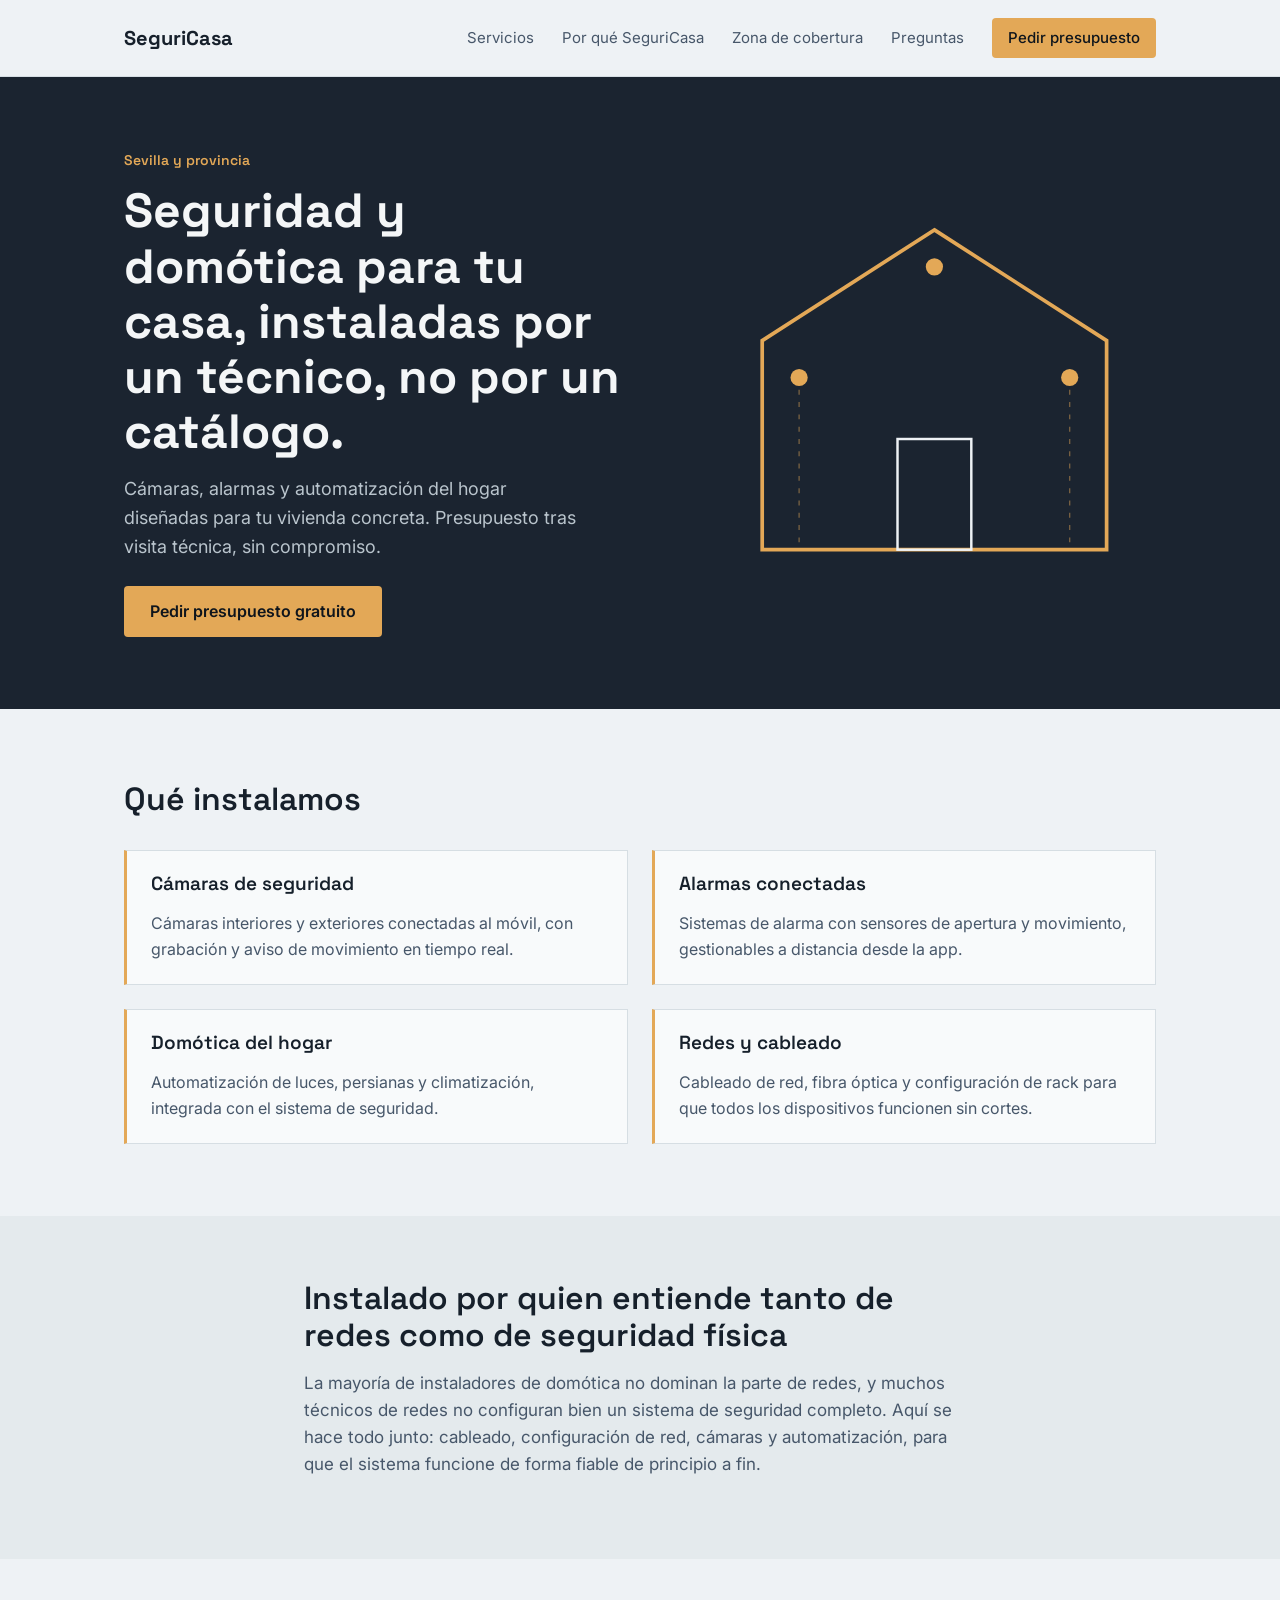
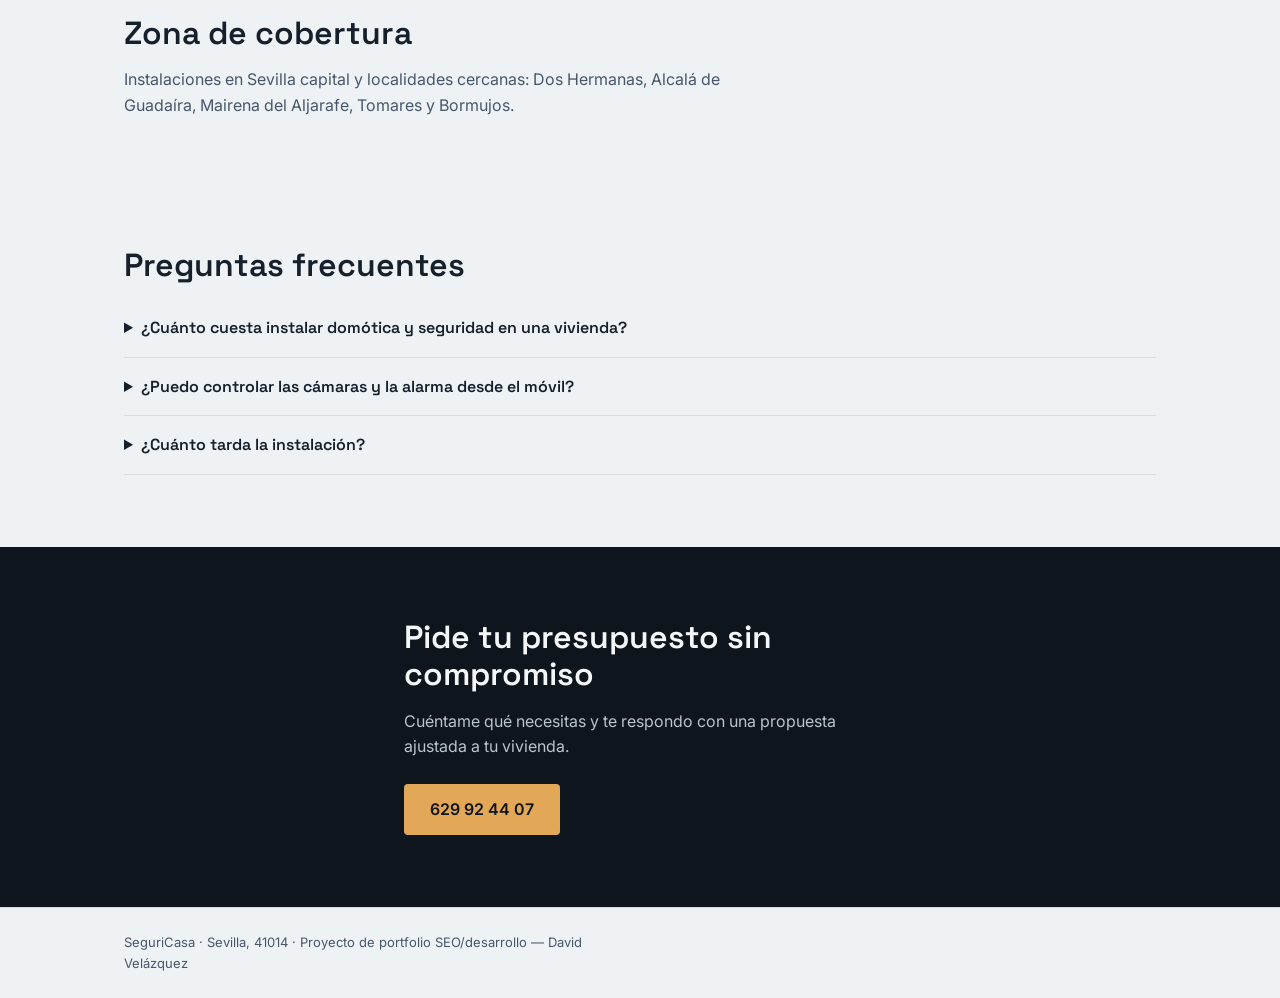
<file: index.html>
<!DOCTYPE html>
<html lang="es">
<head>
<meta charset="UTF-8">
<meta name="viewport" content="width=device-width, initial-scale=1.0">

<!-- Google Tag Manager -->
<script>(function(w,d,s,l,i){w[l]=w[l]||[];w[l].push({'gtm.start':
new Date().getTime(),event:'gtm.js'});var f=d.getElementsByTagName(s)[0],
j=d.createElement(s),dl=l!='dataLayer'?'&l='+l:'';j.async=true;j.src=
'https://www.googletagmanager.com/gtm.js?id='+i+dl;f.parentNode.insertBefore(j,f);
})(window,document,'script','dataLayer','GTM-MKKDQBD9');</script>
<!-- End Google Tag Manager -->

<!-- ============ SEO: Title & meta description ============ -->
<!-- Keyword long-tail principal: "instalación seguridad y domótica para el hogar Sevilla" -->
<title>Seguridad y Domótica para el Hogar en Sevilla | SeguriCasa</title>
<meta name="description" content="Instalación de cámaras de seguridad y domótica para particulares en Sevilla. Presupuesto sin compromiso, sistemas conectados al móvil y mantenimiento incluido.">
<meta name="robots" content="index, follow">
<link rel="canonical" href="https://dvdvela95.github.io/seguricasa-sevilla/">

<!-- ============ Open Graph / Social ============ -->
<meta property="og:type" content="website">
<meta property="og:title" content="Seguridad y Domótica para el Hogar en Sevilla | SeguriCasa">
<meta property="og:description" content="Cámaras, alarmas y domótica instaladas por un técnico especializado. Presupuesto sin compromiso en Sevilla y provincia.">
<meta property="og:url" content="https://dvdvela95.github.io/seguricasa-sevilla/">
<meta property="og:locale" content="es_ES">

<!-- ============ Favicon / performance ============ -->
<link rel="preconnect" href="https://fonts.googleapis.com">
<link rel="preconnect" href="https://fonts.gstatic.com" crossorigin>
<link href="https://fonts.googleapis.com/css2?family=Space+Grotesk:wght@500;600;700&family=Inter:wght@400;500;600&display=swap" rel="stylesheet">
<link rel="stylesheet" href="style.css">

<!-- ============ SEO técnico: datos estructurados (JSON-LD) ============ -->
<!-- LocalBusiness: ayuda a Google a entender qué es el negocio, dónde opera y qué ofrece -->
<script type="application/ld+json">
{
  "@context": "https://schema.org",
  "@type": "LocalBusiness",
  "name": "SeguriCasa",
  "description": "Instalación de sistemas de seguridad y domótica para particulares en Sevilla y provincia.",
  "areaServed": {
    "@type": "City",
    "name": "Sevilla"
  },
  "address": {
    "@type": "PostalAddress",
    "addressLocality": "Sevilla",
    "postalCode": "41014",
    "addressCountry": "ES"
  },
  "telephone": "+34-629-92-44-07",
  "priceRange": "€€",
  "url": "https://dvdvela95.github.io/seguricasa-sevilla/"
}
</script>

<!-- FAQPage: puede generar resultados enriquecidos (rich snippets) en Google -->
<script type="application/ld+json">
{
  "@context": "https://schema.org",
  "@type": "FAQPage",
  "mainEntity": [
    {
      "@type": "Question",
      "name": "¿Cuánto cuesta instalar domótica y seguridad en una vivienda?",
      "acceptedAnswer": {
        "@type": "Answer",
        "text": "El precio depende del tamaño de la vivienda y del número de puntos a cubrir. Tras una visita técnica gratuita se entrega un presupuesto cerrado sin compromiso."
      }
    },
    {
      "@type": "Question",
      "name": "¿Puedo controlar las cámaras y la alarma desde el móvil?",
      "acceptedAnswer": {
        "@type": "Answer",
        "text": "Sí. Todos los sistemas instalados se conectan a una aplicación móvil desde la que se pueden ver cámaras en directo, recibir alertas y activar o desactivar la alarma a distancia."
      }
    },
    {
      "@type": "Question",
      "name": "¿Cuánto tarda la instalación?",
      "acceptedAnswer": {
        "@type": "Answer",
        "text": "Una instalación estándar en vivienda unifamiliar suele completarse en una jornada. Proyectos más grandes se planifican por fases."
      }
    }
  ]
}
</script>
</head>
<body>
<!-- Google Tag Manager (noscript) -->
<noscript><iframe src="https://www.googletagmanager.com/ns.html?id=GTM-MKKDQBD9"
height="0" width="0" style="display:none;visibility:hidden"></iframe></noscript>
<!-- End Google Tag Manager (noscript) -->

<header class="site-header">
  <div class="wrap header-inner">
    <span class="logo">SeguriCasa</span>
    <nav aria-label="Navegación principal">
      <a href="#servicios">Servicios</a>
      <a href="#por-que">Por qué SeguriCasa</a>
      <a href="#zona">Zona de cobertura</a>
      <a href="#faq">Preguntas</a>
      <a href="#contacto" class="nav-cta">Pedir presupuesto</a>
    </nav>
  </div>
</header>

<main>

  <!-- ============ HERO ============ -->
  <section class="hero">
    <div class="wrap hero-inner">
      <div class="hero-copy">
        <p class="eyebrow">Sevilla y provincia</p>
        <h1>Seguridad y domótica para tu casa, instaladas por un técnico, no por un catálogo.</h1>
        <p class="hero-lead">Cámaras, alarmas y automatización del hogar diseñadas para tu vivienda concreta. Presupuesto tras visita técnica, sin compromiso.</p>
        <a href="#contacto" class="btn-primary">Pedir presupuesto gratuito</a>
      </div>
      <div class="hero-graphic" aria-hidden="true">
        <svg viewBox="0 0 360 320" xmlns="http://www.w3.org/2000/svg">
          <!-- Casa esquemática con zonas de sensores -->
          <polygon points="180,30 320,120 320,290 40,290 40,120" fill="none" stroke="#E3A857" stroke-width="3"/>
          <rect x="150" y="200" width="60" height="90" fill="none" stroke="#EEF2F5" stroke-width="2"/>
          <circle cx="70" cy="150" r="7" fill="#E3A857"/>
          <circle cx="290" cy="150" r="7" fill="#E3A857"/>
          <circle cx="180" cy="60" r="7" fill="#E3A857"/>
          <line x1="70" y1="150" x2="70" y2="290" stroke="#E3A857" stroke-width="1" stroke-dasharray="4 6" opacity="0.5"/>
          <line x1="290" y1="150" x2="290" y2="290" stroke="#E3A857" stroke-width="1" stroke-dasharray="4 6" opacity="0.5"/>
        </svg>
      </div>
    </div>
  </section>

  <!-- ============ SERVICIOS ============ -->
  <section id="servicios" class="servicios">
    <div class="wrap">
      <h2>Qué instalamos</h2>
      <div class="servicios-grid">
        <article class="servicio-card">
          <h3>Cámaras de seguridad</h3>
          <p>Cámaras interiores y exteriores conectadas al móvil, con grabación y aviso de movimiento en tiempo real.</p>
        </article>
        <article class="servicio-card">
          <h3>Alarmas conectadas</h3>
          <p>Sistemas de alarma con sensores de apertura y movimiento, gestionables a distancia desde la app.</p>
        </article>
        <article class="servicio-card">
          <h3>Domótica del hogar</h3>
          <p>Automatización de luces, persianas y climatización, integrada con el sistema de seguridad.</p>
        </article>
        <article class="servicio-card">
          <h3>Redes y cableado</h3>
          <p>Cableado de red, fibra óptica y configuración de rack para que todos los dispositivos funcionen sin cortes.</p>
        </article>
      </div>
    </div>
  </section>

  <!-- ============ POR QUÉ ============ -->
  <section id="por-que" class="por-que">
    <div class="wrap por-que-inner">
      <h2>Instalado por quien entiende tanto de redes como de seguridad física</h2>
      <p>La mayoría de instaladores de domótica no dominan la parte de redes, y muchos técnicos de redes no configuran bien un sistema de seguridad completo. Aquí se hace todo junto: cableado, configuración de red, cámaras y automatización, para que el sistema funcione de forma fiable de principio a fin.</p>
    </div>
  </section>

  <!-- ============ ZONA DE COBERTURA ============ -->
  <section id="zona" class="zona">
    <div class="wrap">
      <h2>Zona de cobertura</h2>
      <p>Instalaciones en Sevilla capital y localidades cercanas: Dos Hermanas, Alcalá de Guadaíra, Mairena del Aljarafe, Tomares y Bormujos.</p>
    </div>
  </section>

  <!-- ============ FAQ (coincide con el JSON-LD de arriba) ============ -->
  <section id="faq" class="faq">
    <div class="wrap">
      <h2>Preguntas frecuentes</h2>
      <details>
        <summary>¿Cuánto cuesta instalar domótica y seguridad en una vivienda?</summary>
        <p>El precio depende del tamaño de la vivienda y del número de puntos a cubrir. Tras una visita técnica gratuita se entrega un presupuesto cerrado sin compromiso.</p>
      </details>
      <details>
        <summary>¿Puedo controlar las cámaras y la alarma desde el móvil?</summary>
        <p>Sí. Todos los sistemas instalados se conectan a una aplicación móvil desde la que se pueden ver cámaras en directo, recibir alertas y activar o desactivar la alarma a distancia.</p>
      </details>
      <details>
        <summary>¿Cuánto tarda la instalación?</summary>
        <p>Una instalación estándar en vivienda unifamiliar suele completarse en una jornada. Proyectos más grandes se planifican por fases.</p>
      </details>
    </div>
  </section>

  <!-- ============ CONTACTO ============ -->
  <section id="contacto" class="contacto">
    <div class="wrap contacto-inner">
      <h2>Pide tu presupuesto sin compromiso</h2>
      <p>Cuéntame qué necesitas y te respondo con una propuesta ajustada a tu vivienda.</p>
      <a href="tel:+34629924407" class="btn-primary">629 92 44 07</a>
    </div>
  </section>

</main>

<footer class="site-footer">
  <div class="wrap">
    <p>SeguriCasa · Sevilla, 41014 · Proyecto de portfolio SEO/desarrollo — David Velázquez</p>
  </div>
</footer>

</body>
</html>
</file>
<file: style.css>
:root {
  --bg: #EEF2F5;
  --bg-dark: #1B2430;
  --bg-darker: #0F151C;
  --text: #16202B;
  --text-soft: #47576A;
  --accent: #E3A857;
  --accent-dark: #C98A38;
  --line: #D6DEE3;
  --font-display: "Space Grotesk", sans-serif;
  --font-body: "Inter", sans-serif;
}

* { box-sizing: border-box; }

html { scroll-behavior: smooth; }

body {
  margin: 0;
  font-family: var(--font-body);
  color: var(--text);
  background: var(--bg);
  line-height: 1.6;
}

.wrap {
  max-width: 1080px;
  margin: 0 auto;
  padding: 0 24px;
}

h1, h2, h3 {
  font-family: var(--font-display);
  font-weight: 600;
  line-height: 1.15;
  margin: 0 0 16px;
  color: var(--text);
}

h1 { font-size: clamp(32px, 5vw, 48px); font-weight: 700; }
h2 { font-size: clamp(24px, 3vw, 32px); }
h3 { font-size: 19px; }

p { margin: 0 0 16px; color: var(--text-soft); max-width: 60ch; }

a { color: inherit; }

/* ---------- Header ---------- */
.site-header {
  background: var(--bg);
  border-bottom: 1px solid var(--line);
  position: sticky;
  top: 0;
  z-index: 10;
}

.header-inner {
  display: flex;
  align-items: center;
  justify-content: space-between;
  padding-top: 18px;
  padding-bottom: 18px;
}

.logo {
  font-family: var(--font-display);
  font-weight: 700;
  font-size: 20px;
}

.site-header nav {
  display: flex;
  align-items: center;
  gap: 28px;
  font-size: 15px;
}

.site-header nav a {
  text-decoration: none;
  color: var(--text-soft);
}

.nav-cta {
  background: var(--accent);
  color: var(--bg-darker) !important;
  padding: 8px 16px;
  border-radius: 4px;
  font-weight: 500;
}

/* ---------- Hero ---------- */
.hero {
  background: var(--bg-dark);
  color: #F4F6F7;
}

.hero-inner {
  display: grid;
  grid-template-columns: 1.1fr 0.9fr;
  align-items: center;
  gap: 48px;
  padding-top: 72px;
  padding-bottom: 72px;
}

.eyebrow {
  color: var(--accent);
  font-family: var(--font-display);
  font-weight: 600;
  font-size: 14px;
  margin-bottom: 12px;
}

.hero h1 { color: #F4F6F7; max-width: 16ch; }

.hero-lead {
  color: #B9C4CC;
  font-size: 18px;
  max-width: 42ch;
}

.btn-primary {
  display: inline-block;
  background: var(--accent);
  color: var(--bg-darker);
  text-decoration: none;
  font-weight: 600;
  padding: 13px 26px;
  border-radius: 4px;
  margin-top: 8px;
}

.btn-primary:hover { background: var(--accent-dark); }

.hero-graphic svg { width: 100%; height: auto; }

/* ---------- Servicios ---------- */
.servicios { padding: 72px 0; }

.servicios-grid {
  display: grid;
  grid-template-columns: repeat(2, 1fr);
  gap: 24px;
  margin-top: 32px;
}

.servicio-card {
  border: 1px solid var(--line);
  border-left: 3px solid var(--accent);
  padding: 22px 24px;
  background: #F8FAFB;
}

.servicio-card p { margin: 0; }

/* ---------- Por qué ---------- */
.por-que {
  background: #E4EAED;
  padding: 64px 0;
}

.por-que-inner { max-width: 720px; }
.por-que p { max-width: 70ch; font-size: 17px; }

/* ---------- Zona ---------- */
.zona { padding: 56px 0; }

/* ---------- FAQ ---------- */
.faq { padding: 56px 0 72px; }

.faq details {
  border-bottom: 1px solid var(--line);
  padding: 16px 0;
}

.faq summary {
  font-family: var(--font-display);
  font-weight: 600;
  cursor: pointer;
  font-size: 16px;
}

.faq details p { margin-top: 12px; }

/* ---------- Contacto ---------- */
.contacto {
  background: var(--bg-darker);
  color: #F4F6F7;
  padding: 72px 0;
  text-align: left;
}

.contacto-inner { max-width: 520px; }
.contacto h2 { color: #F4F6F7; }
.contacto p { color: #B9C4CC; }

/* ---------- Footer ---------- */
.site-footer {
  padding: 24px 0;
  border-top: 1px solid var(--line);
}

.site-footer p {
  font-size: 13px;
  color: var(--text-soft);
  margin: 0;
}

/* ---------- Responsive ---------- */
@media (max-width: 760px) {
  .hero-inner { grid-template-columns: 1fr; padding-top: 48px; padding-bottom: 48px; }
  .servicios-grid { grid-template-columns: 1fr; }
  .site-header nav { gap: 14px; font-size: 13px; }
}
</file>
